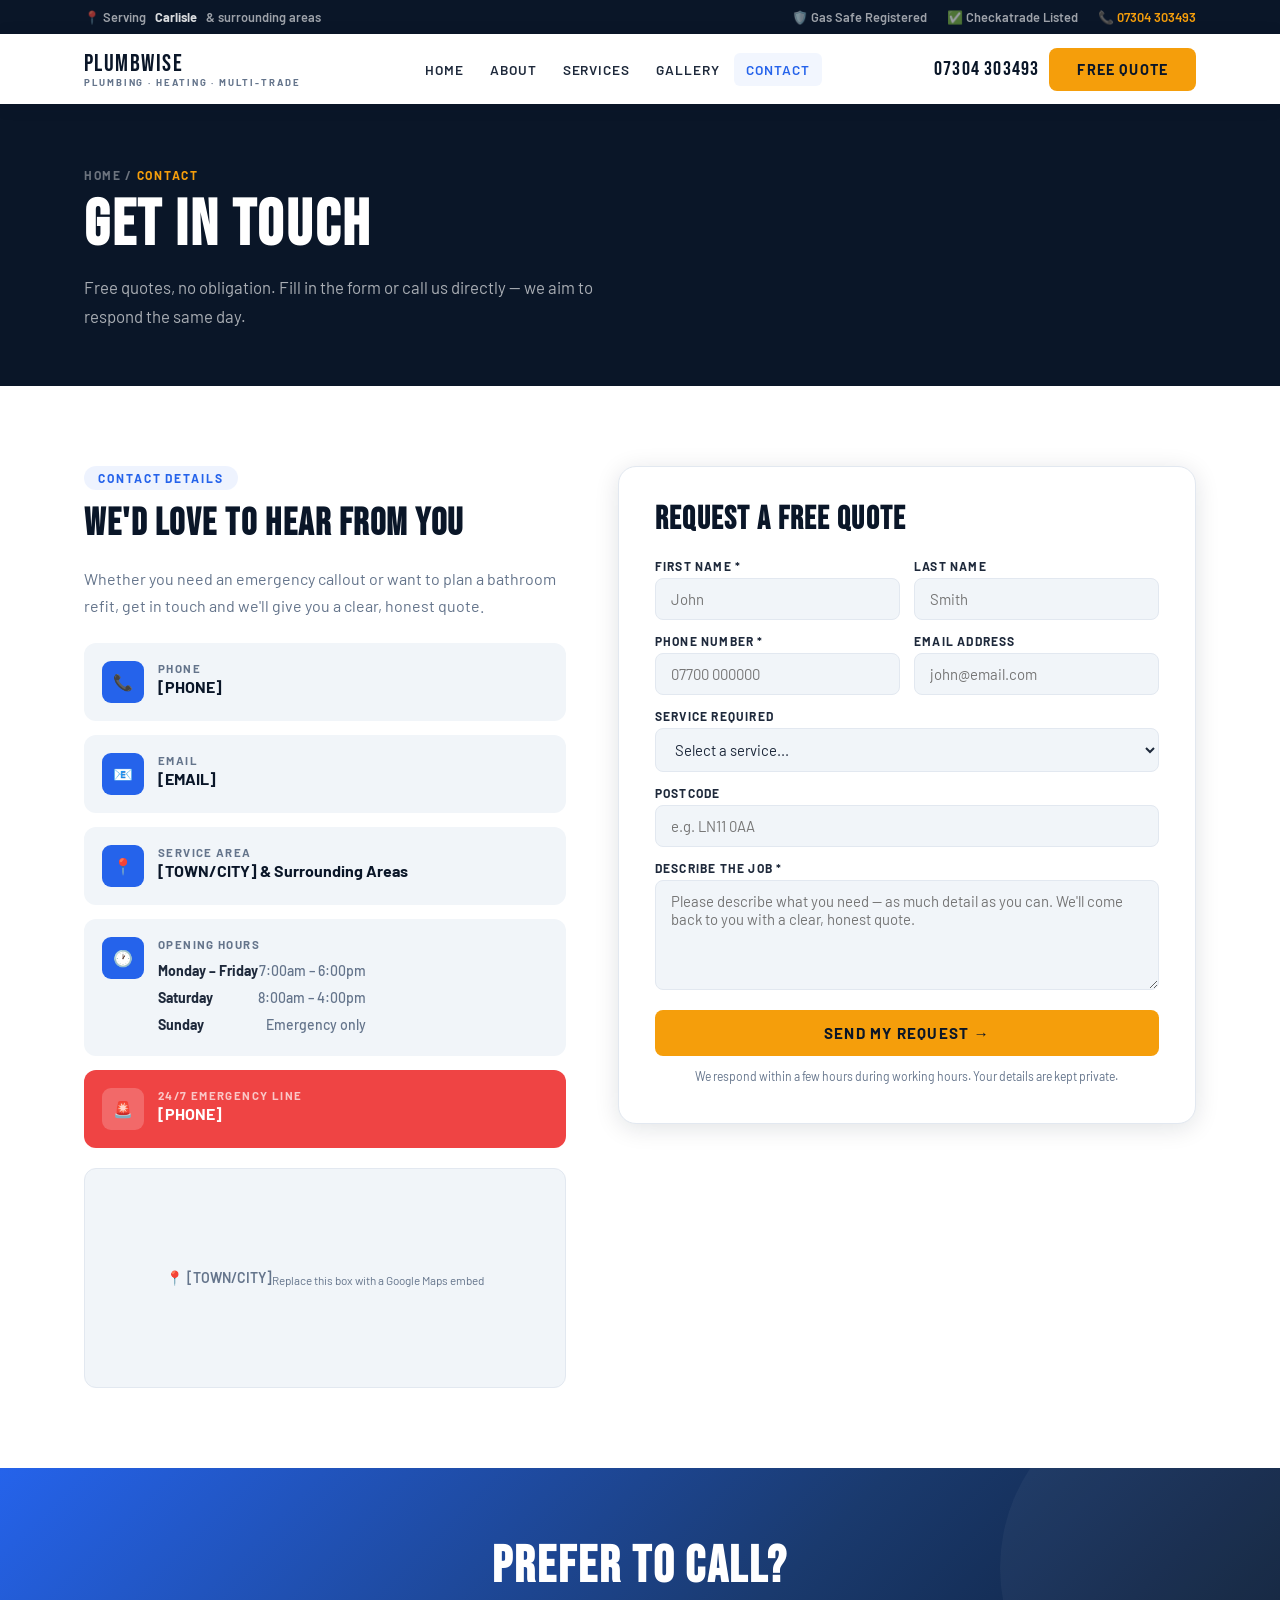
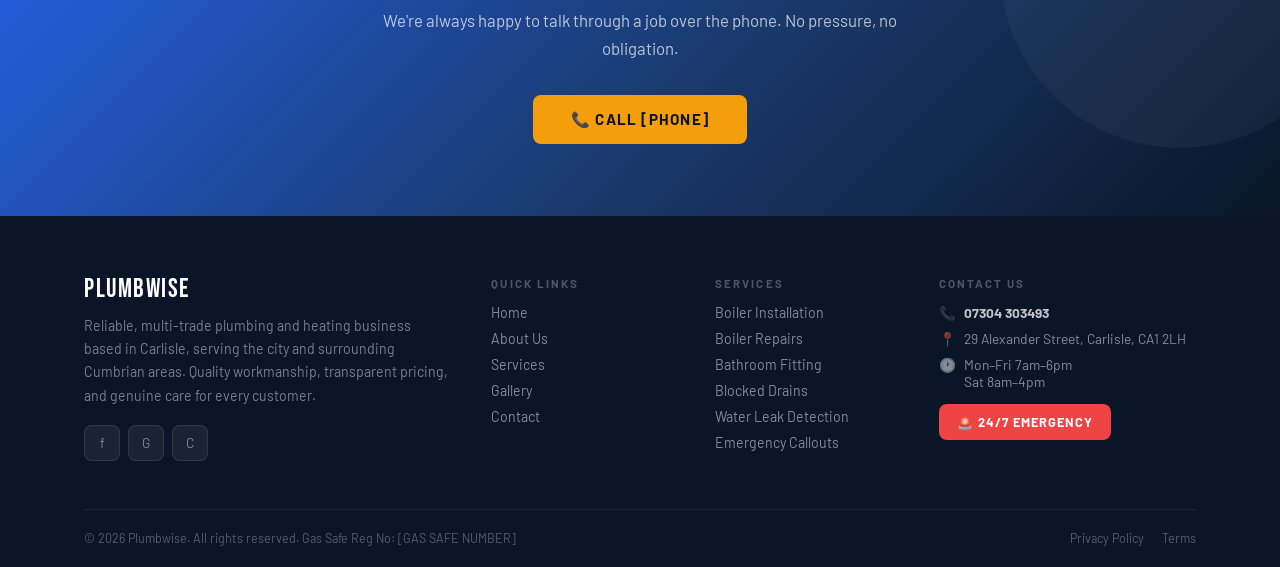
<file: contact.html>
<!DOCTYPE html>
<html lang="en">
<head>
  <meta charset="UTF-8">
  <meta name="viewport" content="width=device-width, initial-scale=1.0">
  <title>Contact | [PLUMBER NAME] Plumbing &amp; Heating [TOWN/CITY]</title>
  <meta name="description" content="Contact [PLUMBER NAME] for a free plumbing or heating quote in [TOWN/CITY]. Call [PHONE] or fill in our quick enquiry form.">
  <meta name="robots" content="index, follow">
  <link rel="canonical" href="https://[YOURDOMAIN].co.uk/contact.html">
  <link rel="preconnect" href="https://fonts.googleapis.com">
  <link rel="preconnect" href="https://fonts.gstatic.com" crossorigin>
  <link href="https://fonts.googleapis.com/css2?family=Bebas+Neue&family=Barlow:wght@400;500;600;700&display=swap" rel="stylesheet">
  <link rel="stylesheet" href="style.css">
  <style>
    .contact-layout {
      display: grid; grid-template-columns: 1fr 1.2fr;
      gap: 52px; align-items: start;
    }
    .contact-info-stack { display: flex; flex-direction: column; gap: 14px; }
    .contact-map {
      margin-top: 20px; border-radius: var(--radius); overflow: hidden;
      border: 1px solid var(--border); height: 220px; background: var(--off);
      display: flex; align-items: center; justify-content: center;
      color: var(--muted); font-size: .88rem; font-weight: 600;
      text-align: center;
    }
    /* Success message */
    .form-success {
      display: none; text-align: center; padding: 40px 24px;
    }
    .form-success.show { display: block; }
    .form-success__icon { font-size: 3rem; margin-bottom: 12px; }
    .form-success h3 { font-size: 2rem; color: var(--navy); margin-bottom: 8px; }
    .form-success p  { font-size: .95rem; }
    /* Hours table */
    .hours-table { width: 100%; border-collapse: collapse; margin-top: 6px; }
    .hours-table td {
      padding: 5px 0; font-family: 'Barlow', sans-serif;
      font-size: .88rem; color: var(--muted);
    }
    .hours-table td:first-child { font-weight: 700; color: var(--text); }
    .hours-table td:last-child  { text-align: right; }
    @media (max-width: 820px) {
      .contact-layout { grid-template-columns: 1fr; }
    }
  </style>
</head>
<body data-page="contact">

<div id="topbar" class="topbar"></div>
<div id="navbar" class="navbar"></div>

<div class="page-hero">
  <div class="page-hero__bg"></div>
  <div class="container">
    <div class="page-hero__content">
      <div class="page-hero__breadcrumb"><a href="index.html">Home</a> / <span>Contact</span></div>
      <h1>Get In Touch</h1>
      <p>Free quotes, no obligation. Fill in the form or call us directly — we aim to respond the same day.</p>
    </div>
  </div>
</div>

<section class="section">
  <div class="container">
    <div class="contact-layout">

      <!-- Left: Info -->
      <div class="fade-up">
        <div class="eyebrow">Contact Details</div>
        <h2 style="font-size:clamp(1.8rem,3vw,2.6rem);color:var(--navy);margin-bottom:20px">We'd Love to Hear From You</h2>
        <p style="margin-bottom:24px">Whether you need an emergency callout or want to plan a bathroom refit, get in touch and we'll give you a clear, honest quote.</p>

        <div class="contact-info-stack">
          <div class="contact-info-item">
            <div class="contact-info-item__icon">📞</div>
            <div>
              <div class="contact-info-item__label">Phone</div>
              <div class="contact-info-item__value"><a href="tel:[PHONE]">[PHONE]</a></div>
            </div>
          </div>
          <div class="contact-info-item">
            <div class="contact-info-item__icon">📧</div>
            <div>
              <div class="contact-info-item__label">Email</div>
              <div class="contact-info-item__value"><a href="mailto:[EMAIL]">[EMAIL]</a></div>
            </div>
          </div>
          <div class="contact-info-item">
            <div class="contact-info-item__icon">📍</div>
            <div>
              <div class="contact-info-item__label">Service Area</div>
              <div class="contact-info-item__value">[TOWN/CITY] &amp; Surrounding Areas</div>
            </div>
          </div>
          <div class="contact-info-item">
            <div class="contact-info-item__icon">🕐</div>
            <div>
              <div class="contact-info-item__label">Opening Hours</div>
              <div class="contact-info-item__value" style="font-size:.9rem;font-weight:500">
                <table class="hours-table">
                  <tr><td>Monday – Friday</td><td>7:00am – 6:00pm</td></tr>
                  <tr><td>Saturday</td><td>8:00am – 4:00pm</td></tr>
                  <tr><td>Sunday</td><td>Emergency only</td></tr>
                </table>
              </div>
            </div>
          </div>
          <div class="contact-info-item" style="background:var(--red)">
            <div class="contact-info-item__icon" style="background:rgba(255,255,255,.2)">🚨</div>
            <div>
              <div class="contact-info-item__label" style="color:rgba(255,255,255,.7)">24/7 Emergency Line</div>
              <div class="contact-info-item__value" style="color:var(--white)">
                <a href="tel:[PHONE]" style="color:var(--white)">[PHONE]</a>
              </div>
            </div>
          </div>
        </div>

        <!-- Map placeholder — replace with real Google Maps embed -->
        <div class="contact-map">
          📍 [TOWN/CITY]<br>
          <small style="font-weight:400;color:var(--muted);margin-top:4px;display:block">
            Replace this box with a Google Maps embed
          </small>
        </div>
      </div>

      <!-- Right: Form -->
      <div class="fade-up">
        <div class="contact-form">
          <h3>Request a Free Quote</h3>

          <!-- Success state -->
          <div class="form-success" id="formSuccess">
            <div class="form-success__icon">✅</div>
            <h3>Message Sent!</h3>
            <p>Thanks for getting in touch. We'll get back to you within a few hours during working hours.</p>
          </div>

          <!-- Form -->
          <form id="quoteForm" onsubmit="handleSubmit(event)" novalidate>
            <div class="form-row">
              <div class="form-group">
                <label for="fname">First Name *</label>
                <input type="text" id="fname" name="first_name" placeholder="John" required>
              </div>
              <div class="form-group">
                <label for="lname">Last Name</label>
                <input type="text" id="lname" name="last_name" placeholder="Smith">
              </div>
            </div>
            <div class="form-row">
              <div class="form-group">
                <label for="phone">Phone Number *</label>
                <input type="tel" id="phone" name="phone" placeholder="07700 000000" required>
              </div>
              <div class="form-group">
                <label for="email">Email Address</label>
                <input type="email" id="email" name="email" placeholder="john@email.com">
              </div>
            </div>
            <div class="form-group">
              <label for="service">Service Required</label>
              <select id="service" name="service">
                <option value="">Select a service...</option>
                <option>Boiler Installation / Replacement</option>
                <option>Boiler Repair / Service</option>
                <option>Emergency Callout</option>
                <option>Bathroom Installation / Refit</option>
                <option>General Plumbing Repair</option>
                <option>Central Heating</option>
                <option>Landlord Gas Safety Certificate</option>
                <option>Other</option>
              </select>
            </div>
            <div class="form-group">
              <label for="postcode">Postcode</label>
              <input type="text" id="postcode" name="postcode" placeholder="e.g. LN11 0AA">
            </div>
            <div class="form-group">
              <label for="message">Describe the Job *</label>
              <textarea id="message" name="message"
                placeholder="Please describe what you need — as much detail as you can. We'll come back to you with a clear, honest quote." required></textarea>
            </div>
            <button type="submit" class="btn btn--primary form-submit">
              Send My Request →
            </button>
            <p style="font-size:.76rem;color:var(--muted);margin-top:10px;text-align:center">
              We respond within a few hours during working hours. Your details are kept private.
            </p>
          </form>
        </div>
      </div>

    </div>
  </div>
</section>

<div class="cta-banner">
  <div class="container">
    <div class="fade-up">
      <h2>Prefer to Call?</h2>
      <p>We're always happy to talk through a job over the phone. No pressure, no obligation.</p>
      <div class="cta-banner__btns">
        <a href="tel:[PHONE]" class="btn btn--primary" style="padding:15px 38px;font-size:.95rem">📞 Call [PHONE]</a>
      </div>
    </div>
  </div>
</div>

<footer id="footer"></footer>
<a href="tel:[PHONE]" class="float-call">📞 Call Now</a>
<script src="shared.js"></script>
<script>
  function handleSubmit(e) {
    e.preventDefault();
    const form = document.getElementById('quoteForm');
    const success = document.getElementById('formSuccess');
    // In production, wire this up to Formspree, Netlify Forms, or your email service.
    // For now it just shows a success message.
    form.style.display = 'none';
    success.classList.add('show');
  }
</script>
</body>
</html>
</file>
<file: style.css>
/* ════════════════════════════════════════════════════
   PLUMBER WEBSITE — SHARED STYLESHEET
   Replace [PLACEHOLDERS] with real client details
════════════════════════════════════════════════════ */

/* ─── RESET ─── */
*, *::before, *::after { box-sizing: border-box; margin: 0; padding: 0; }

/* ─── DESIGN TOKENS ─── */
:root {
  --navy:      #0a1628;
  --blue:      #1a3a6e;
  --sky:       #2563eb;
  --accent:    #f59e0b;
  --red:       #ef4444;
  --white:     #ffffff;
  --off:       #f1f5f9;
  --muted:     #64748b;
  --text:      #1e293b;
  --border:    #e2e8f0;
  --radius:    12px;
  --shadow:    0 4px 24px rgba(10,22,40,.12);
  --shadow-lg: 0 12px 48px rgba(10,22,40,.18);
}

/* ─── BASE ─── */
html { scroll-behavior: smooth; font-size: 16px; }
body { font-family: 'Barlow', sans-serif; color: var(--text); background: var(--white); overflow-x: hidden; }
h1,h2,h3,h4,h5 { font-family: 'Bebas Neue', sans-serif; letter-spacing: .04em; line-height: 1.05; }
p  { line-height: 1.7; color: var(--muted); }
a  { text-decoration: none; color: inherit; }
img { max-width: 100%; display: block; }
ul  { list-style: none; }

/* ─── LAYOUT ─── */
.container   { max-width: 1160px; margin: 0 auto; padding: 0 24px; }
.section     { padding: 80px 0; }
.section--dark { background: var(--navy); }
.section--off  { background: var(--off); }

/* ─── TYPOGRAPHY HELPERS ─── */
.section-header        { text-align: center; max-width: 640px; margin: 0 auto 52px; }
.section-header h2     { font-size: clamp(2.2rem, 4vw, 3.4rem); color: var(--navy); margin-bottom: 14px; }
.section-header p      { font-size: 1.05rem; }
.section-header--light h2 { color: var(--white); }
.section-header--light p  { color: rgba(255,255,255,.6); }

.eyebrow {
  display: inline-block;
  font-family: 'Barlow', sans-serif; font-weight: 700;
  font-size: .75rem; text-transform: uppercase; letter-spacing: .16em;
  color: var(--sky); background: rgba(37,99,235,.08);
  border-radius: 999px; padding: 5px 14px; margin-bottom: 14px;
}
.eyebrow--light { color: var(--accent); background: rgba(245,158,11,.12); }

/* ─── DIVIDER ─── */
.divider { display: flex; align-items: center; justify-content: center; gap: 10px; margin-bottom: 14px; }
.divider::before,
.divider::after { content: ''; flex: 0 0 32px; height: 3px; background: var(--accent); border-radius: 2px; }
.divider span { font-family: 'Barlow', sans-serif; font-weight: 700; font-size: .72rem; text-transform: uppercase; letter-spacing: .18em; color: var(--accent); white-space: nowrap; }

/* ─── BUTTONS ─── */
.btn {
  display: inline-flex; align-items: center; justify-content: center; gap: 8px;
  font-family: 'Barlow', sans-serif; font-weight: 700; font-size: .9rem;
  text-transform: uppercase; letter-spacing: .08em;
  padding: 13px 28px; border-radius: 8px; border: none;
  cursor: pointer; transition: transform .15s, box-shadow .15s, background .15s, color .15s;
  white-space: nowrap;
}
.btn:hover { transform: translateY(-2px); box-shadow: var(--shadow); }
.btn--primary   { background: var(--accent);  color: var(--navy); }
.btn--primary:hover { background: #d97706; }
.btn--outline   { background: transparent; color: var(--white); border: 2px solid rgba(255,255,255,.6); }
.btn--outline:hover { background: var(--white); color: var(--navy); border-color: var(--white); }
.btn--blue      { background: var(--sky); color: var(--white); }
.btn--blue:hover { background: #1d4ed8; }
.btn--red       { background: var(--red); color: var(--white); }
.btn--red:hover { background: #dc2626; }
.btn--ghost     { background: transparent; color: var(--sky); border: 2px solid var(--sky); }
.btn--ghost:hover { background: var(--sky); color: var(--white); }

/* ─── TOPBAR ─── */
.topbar { background: var(--navy); padding: 9px 0; }
.topbar__inner {
  display: flex; align-items: center; justify-content: space-between;
  gap: 8px; flex-wrap: wrap;
  font-family: 'Barlow', sans-serif; font-size: .8rem; font-weight: 600;
  color: rgba(255,255,255,.6);
}
.topbar__left  { display: flex; align-items: center; gap: 6px; }
.topbar__right { display: flex; align-items: center; gap: 20px; }
.topbar__badge { display: flex; align-items: center; gap: 5px; }
.topbar a { color: var(--accent); }

/* ─── NAVBAR ─── */
.navbar {
  position: sticky; top: 0; z-index: 999;
  background: var(--white); box-shadow: 0 2px 16px rgba(10,22,40,.1);
}
.navbar__inner {
  display: flex; align-items: center; justify-content: space-between;
  height: 70px; gap: 16px;
}
.navbar__logo {
  display: flex; flex-direction: column; line-height: 1.1; flex-shrink: 0;
  font-family: 'Bebas Neue', sans-serif; font-size: 1.5rem;
  letter-spacing: .06em; color: var(--navy);
}
.navbar__logo small {
  font-family: 'Barlow', sans-serif; font-size: .6rem; font-weight: 700;
  text-transform: uppercase; letter-spacing: .2em; color: var(--muted);
}
.navbar__nav { display: flex; align-items: center; gap: 2px; }
.navbar__nav a {
  font-family: 'Barlow', sans-serif; font-weight: 600; font-size: .85rem;
  text-transform: uppercase; letter-spacing: .07em;
  color: var(--text); padding: 8px 12px; border-radius: 6px;
  transition: color .15s, background .15s;
}
.navbar__nav a:hover,
.navbar__nav a.active { color: var(--sky); background: rgba(37,99,235,.06); }
.navbar__actions { display: flex; align-items: center; gap: 10px; flex-shrink: 0; }
.navbar__phone {
  font-family: 'Bebas Neue', sans-serif; font-size: 1.25rem;
  letter-spacing: .06em; color: var(--navy); white-space: nowrap;
}
.navbar__phone:hover { color: var(--sky); }
/* Hamburger */
.hamburger { display: none; flex-direction: column; gap: 5px; cursor: pointer; padding: 4px; background: none; border: none; }
.hamburger span { display: block; width: 24px; height: 2px; background: var(--navy); border-radius: 2px; transition: .3s; }
/* Mobile overlay */
.mobile-nav {
  display: none; position: fixed; inset: 0; z-index: 9998;
  background: var(--navy); flex-direction: column;
  align-items: center; justify-content: center; gap: 20px;
  padding: 24px;
}
.mobile-nav.open { display: flex; }
.mobile-nav a {
  font-family: 'Bebas Neue', sans-serif; font-size: 2.2rem;
  letter-spacing: .08em; color: var(--white);
}
.mobile-nav a:hover { color: var(--accent); }
.mobile-nav__close {
  position: absolute; top: 20px; right: 20px;
  font-size: 1.8rem; color: rgba(255,255,255,.6);
  background: none; border: none; cursor: pointer; line-height: 1;
}
.mobile-nav__phone { font-family: 'Barlow', sans-serif !important; font-size: 1rem !important; color: var(--accent) !important; }

/* ─── PAGE HERO (sub-pages) ─── */
.page-hero {
  background: var(--navy); padding: 64px 0 56px; position: relative; overflow: hidden;
}
.page-hero__bg {
  position: absolute; inset: 0;
  background: url('https://images.unsplash.com/photo-1504328345606-18bbc8c9d7d1?auto=format&fit=crop&w=1920&q=80') center/cover;
  opacity: .1;
}
.page-hero__content { position: relative; z-index: 2; }
.page-hero__breadcrumb {
  font-size: .75rem; font-weight: 700; text-transform: uppercase;
  letter-spacing: .14em; color: rgba(255,255,255,.4); margin-bottom: 10px;
}
.page-hero__breadcrumb a { color: rgba(255,255,255,.4); }
.page-hero__breadcrumb a:hover { color: var(--accent); }
.page-hero__breadcrumb span { color: var(--accent); }
.page-hero h1 { font-size: clamp(2.6rem, 5vw, 4.2rem); color: var(--white); margin-bottom: 14px; }
.page-hero p  { color: rgba(255,255,255,.65); font-size: 1.05rem; max-width: 560px; }

/* ─── FOOTER ─── */
footer { background: var(--navy); color: rgba(255,255,255,.6); padding: 60px 0 0; }
.footer__grid {
  display: grid; grid-template-columns: 2fr 1fr 1fr 1.4fr;
  gap: 40px; padding-bottom: 48px;
}
.footer__logo {
  font-family: 'Bebas Neue', sans-serif; font-size: 1.6rem;
  color: var(--white); letter-spacing: .06em; margin-bottom: 10px; line-height: 1.1;
}
.footer__desc { font-size: .88rem; color: rgba(255,255,255,.45); line-height: 1.65; margin-bottom: 18px; }
.footer__social { display: flex; gap: 8px; }
.social-btn {
  width: 36px; height: 36px; border-radius: 8px;
  background: rgba(255,255,255,.06); border: 1px solid rgba(255,255,255,.1);
  display: flex; align-items: center; justify-content: center;
  font-size: .85rem; color: rgba(255,255,255,.45);
  transition: background .15s, color .15s, border-color .15s;
}
.social-btn:hover { background: var(--sky); color: var(--white); border-color: var(--sky); }
.footer__col-title {
  font-family: 'Barlow', sans-serif; font-weight: 700;
  font-size: .72rem; text-transform: uppercase; letter-spacing: .18em;
  color: rgba(255,255,255,.28); margin-bottom: 14px;
}
.footer__links { display: flex; flex-direction: column; gap: 9px; }
.footer__links a { font-size: .88rem; color: rgba(255,255,255,.5); transition: color .15s; }
.footer__links a:hover { color: var(--accent); }
.footer__contact-row {
  display: flex; gap: 8px; align-items: flex-start;
  font-size: .86rem; color: rgba(255,255,255,.5); margin-bottom: 9px;
}
.footer__contact-row strong { color: rgba(255,255,255,.75); display: block; }
.footer__contact-row a { color: rgba(255,255,255,.75); }
.footer__contact-row a:hover { color: var(--accent); }
.footer__bottom {
  border-top: 1px solid rgba(255,255,255,.07);
  padding: 18px 0;
  display: flex; align-items: center; justify-content: space-between;
  flex-wrap: wrap; gap: 10px;
}
.footer__bottom p { font-size: .78rem; color: rgba(255,255,255,.3); }
.footer__legal { display: flex; gap: 18px; }
.footer__legal a { font-size: .78rem; color: rgba(255,255,255,.3); }
.footer__legal a:hover { color: var(--accent); }

/* ─── FLOATING CALL BUTTON (mobile only) ─── */
.float-call {
  display: none;
  position: fixed; bottom: 18px; right: 18px; z-index: 9999;
  background: var(--red); color: var(--white);
  border-radius: 999px; padding: 13px 22px;
  font-family: 'Barlow', sans-serif; font-weight: 700; font-size: .88rem;
  box-shadow: 0 6px 24px rgba(239,68,68,.45);
  animation: pulse 2.2s infinite;
}
@keyframes pulse {
  0%,100% { box-shadow: 0 6px 24px rgba(239,68,68,.4); }
  50%      { box-shadow: 0 6px 36px rgba(239,68,68,.7); }
}

/* ─── FADE-UP ANIMATION ─── */
.fade-up { opacity: 0; transform: translateY(24px); transition: opacity .5s ease, transform .5s ease; }
.fade-up.visible { opacity: 1; transform: translateY(0); }

/* ─── CTA BANNER ─── */
.cta-banner {
  background: linear-gradient(135deg, var(--sky) 0%, var(--blue) 55%, var(--navy) 100%);
  padding: 72px 0; position: relative; overflow: hidden; text-align: center;
}
.cta-banner::before {
  content: ''; position: absolute; right: -80px; top: -80px;
  width: 360px; height: 360px; border-radius: 50%;
  background: rgba(255,255,255,.04); pointer-events: none;
}
.cta-banner h2 { font-size: clamp(2.2rem, 4vw, 3.5rem); color: var(--white); margin-bottom: 12px; }
.cta-banner p  { color: rgba(255,255,255,.7); font-size: 1.05rem; max-width: 520px; margin: 0 auto 32px; }
.cta-banner__btns { display: flex; justify-content: center; gap: 14px; flex-wrap: wrap; }

/* ─── CARDS ─── */
.card {
  background: var(--white); border: 1px solid var(--border);
  border-radius: var(--radius); padding: 32px 28px;
  transition: box-shadow .2s, transform .2s, border-color .2s;
  position: relative; overflow: hidden;
}
.card::before {
  content: ''; position: absolute; top: 0; left: 0; right: 0;
  height: 3px; background: var(--sky);
  transform: scaleX(0); transform-origin: left; transition: transform .3s;
}
.card:hover { box-shadow: var(--shadow-lg); transform: translateY(-4px); border-color: var(--sky); }
.card:hover::before { transform: scaleX(1); }
.card__icon {
  width: 52px; height: 52px; border-radius: 10px;
  background: rgba(37,99,235,.08);
  display: flex; align-items: center; justify-content: center;
  font-size: 1.5rem; margin-bottom: 18px;
}
.card h3 { font-size: 1.45rem; color: var(--navy); margin-bottom: 9px; }
.card p  { font-size: .9rem; }

/* ─── REVIEW CARDS ─── */
.review-card {
  background: rgba(255,255,255,.04);
  border: 1px solid rgba(255,255,255,.08);
  border-radius: var(--radius); padding: 28px;
}
.review-card__stars { color: var(--accent); font-size: .95rem; letter-spacing: 2px; margin-bottom: 12px; }
.review-card__body  { color: rgba(255,255,255,.7); font-size: .92rem; line-height: 1.65; margin-bottom: 18px; }
.review-card__author { display: flex; align-items: center; gap: 12px; }
.review-card__avatar {
  width: 38px; height: 38px; border-radius: 50%; flex-shrink: 0;
  background: var(--sky); display: flex; align-items: center; justify-content: center;
  font-weight: 700; font-size: .8rem; color: var(--white);
}
.review-card__name     { font-weight: 700; font-size: .88rem; color: var(--white); }
.review-card__location { font-size: .76rem; color: rgba(255,255,255,.38); }

/* ─── FEATURE ROWS ─── */
.feature-row {
  display: flex; gap: 16px; align-items: flex-start;
  padding: 18px; border: 1px solid var(--border); border-radius: var(--radius);
  transition: border-color .2s, box-shadow .2s;
}
.feature-row:hover { border-color: var(--sky); box-shadow: var(--shadow); }
.feature-row__icon {
  width: 42px; height: 42px; min-width: 42px; border-radius: 9px;
  background: rgba(37,99,235,.07);
  display: flex; align-items: center; justify-content: center; font-size: 1.1rem;
}
.feature-row h4 {
  font-family: 'Barlow', sans-serif; font-weight: 700;
  font-size: .95rem; color: var(--navy); margin-bottom: 3px;
}
.feature-row p { font-size: .85rem; margin: 0; }

/* ─── CERT BADGES ─── */
.cert-badge {
  display: inline-flex; align-items: center; gap: 6px;
  background: var(--off); border: 1px solid var(--border);
  border-radius: 8px; padding: 8px 14px;
  font-family: 'Barlow', sans-serif; font-weight: 700;
  font-size: .75rem; text-transform: uppercase; letter-spacing: .08em; color: var(--navy);
}

/* ─── AREA CHIPS ─── */
.area-chip {
  display: inline-block;
  background: var(--white); border: 1px solid var(--border);
  border-radius: 999px; padding: 7px 18px;
  font-family: 'Barlow', sans-serif; font-weight: 600; font-size: .85rem; color: var(--text);
  transition: background .15s, border-color .15s, color .15s;
}
.area-chip:hover { background: var(--sky); border-color: var(--sky); color: var(--white); }

/* ─── CONTACT FORM ─── */
.contact-form {
  background: var(--white); border: 1px solid var(--border);
  border-radius: 18px; padding: 36px; box-shadow: var(--shadow);
}
.contact-form h3 { font-size: 2rem; color: var(--navy); margin-bottom: 22px; }
.form-row { display: grid; grid-template-columns: 1fr 1fr; gap: 14px; }
.form-group { display: flex; flex-direction: column; gap: 5px; margin-bottom: 14px; }
.form-group label {
  font-family: 'Barlow', sans-serif; font-weight: 700;
  font-size: .75rem; text-transform: uppercase; letter-spacing: .1em; color: var(--text);
}
.form-group input,
.form-group select,
.form-group textarea {
  width: 100%; padding: 11px 15px; border-radius: 8px;
  border: 1px solid var(--border); font-family: 'Barlow', sans-serif;
  font-size: .93rem; color: var(--text); background: var(--off);
  transition: border-color .15s, box-shadow .15s; outline: none;
}
.form-group input:focus,
.form-group select:focus,
.form-group textarea:focus {
  border-color: var(--sky); box-shadow: 0 0 0 3px rgba(37,99,235,.1);
  background: var(--white);
}
.form-group textarea { resize: vertical; min-height: 110px; }
.form-submit { width: 100%; margin-top: 6px; padding: 14px; font-size: .95rem; }

/* ─── CONTACT INFO ITEMS ─── */
.contact-info-item {
  display: flex; gap: 14px; align-items: flex-start;
  padding: 18px; background: var(--off); border-radius: var(--radius);
}
.contact-info-item__icon {
  width: 42px; height: 42px; min-width: 42px; border-radius: 9px;
  background: var(--sky);
  display: flex; align-items: center; justify-content: center;
  font-size: 1rem; color: var(--white); flex-shrink: 0;
}
.contact-info-item__label {
  font-family: 'Barlow', sans-serif; font-weight: 700;
  font-size: .72rem; text-transform: uppercase; letter-spacing: .12em;
  color: var(--muted); margin-bottom: 2px;
}
.contact-info-item__value {
  font-family: 'Barlow', sans-serif; font-weight: 700;
  font-size: 1rem; color: var(--navy);
}
.contact-info-item__value a { color: var(--navy); }
.contact-info-item__value a:hover { color: var(--sky); }

/* ─── FAQ ACCORDION ─── */
.faq-item { border: 1px solid var(--border); border-radius: var(--radius); overflow: hidden; margin-bottom: 10px; }
.faq-question {
  width: 100%; text-align: left; background: none; border: none;
  padding: 20px 24px; cursor: pointer;
  display: flex; justify-content: space-between; align-items: center;
  font-family: 'Barlow', sans-serif; font-weight: 700; font-size: .97rem;
  color: var(--navy); transition: background .15s;
}
.faq-question:hover { background: var(--off); }
.faq-chevron { font-size: 1rem; color: var(--sky); transition: transform .3s; flex-shrink: 0; margin-left: 12px; }
.faq-answer {
  max-height: 0; overflow: hidden;
  transition: max-height .35s ease, padding .25s;
  padding: 0 24px;
}
.faq-answer p { padding-bottom: 20px; font-size: .93rem; }
.faq-item.open .faq-chevron { transform: rotate(180deg); }
.faq-item.open .faq-answer  { max-height: 300px; }
.faq-item.open .faq-question { background: var(--off); }

/* ─── GALLERY GRID ─── */
.gallery-grid {
  display: grid;
  grid-template-columns: repeat(auto-fill, minmax(280px, 1fr));
  gap: 16px;
}
.gallery-item { border-radius: var(--radius); overflow: hidden; position: relative; aspect-ratio: 4/3; }
.gallery-item img { width: 100%; height: 100%; object-fit: cover; transition: transform .4s; }
.gallery-item:hover img { transform: scale(1.05); }
.gallery-item__overlay {
  position: absolute; inset: 0; background: rgba(10,22,40,.5);
  display: flex; align-items: flex-end; padding: 14px;
  opacity: 0; transition: opacity .3s;
}
.gallery-item:hover .gallery-item__overlay { opacity: 1; }
.gallery-item__label { font-weight: 700; color: var(--white); font-size: .82rem; }

/* ═══════════════════════════════
   RESPONSIVE
═══════════════════════════════ */
@media (max-width: 1024px) {
  .footer__grid { grid-template-columns: 1fr 1fr; }
}

@media (max-width: 768px) {
  .section { padding: 56px 0; }

  /* Navbar */
  .navbar__nav,
  .navbar__phone { display: none; }
  .hamburger { display: flex; }

  /* Footer */
  .footer__grid { grid-template-columns: 1fr; gap: 28px; }

  /* Forms */
  .form-row { grid-template-columns: 1fr; }

  /* Topbar */
  .topbar__right .topbar__badge:not(:first-child) { display: none; }

  /* Float button */
  .float-call { display: flex; align-items: center; gap: 7px; }
}

@media (max-width: 480px) {
  .container { padding: 0 16px; }
  .topbar__left { display: none; }
  .topbar__right { width: 100%; justify-content: center; }
}
</file>
